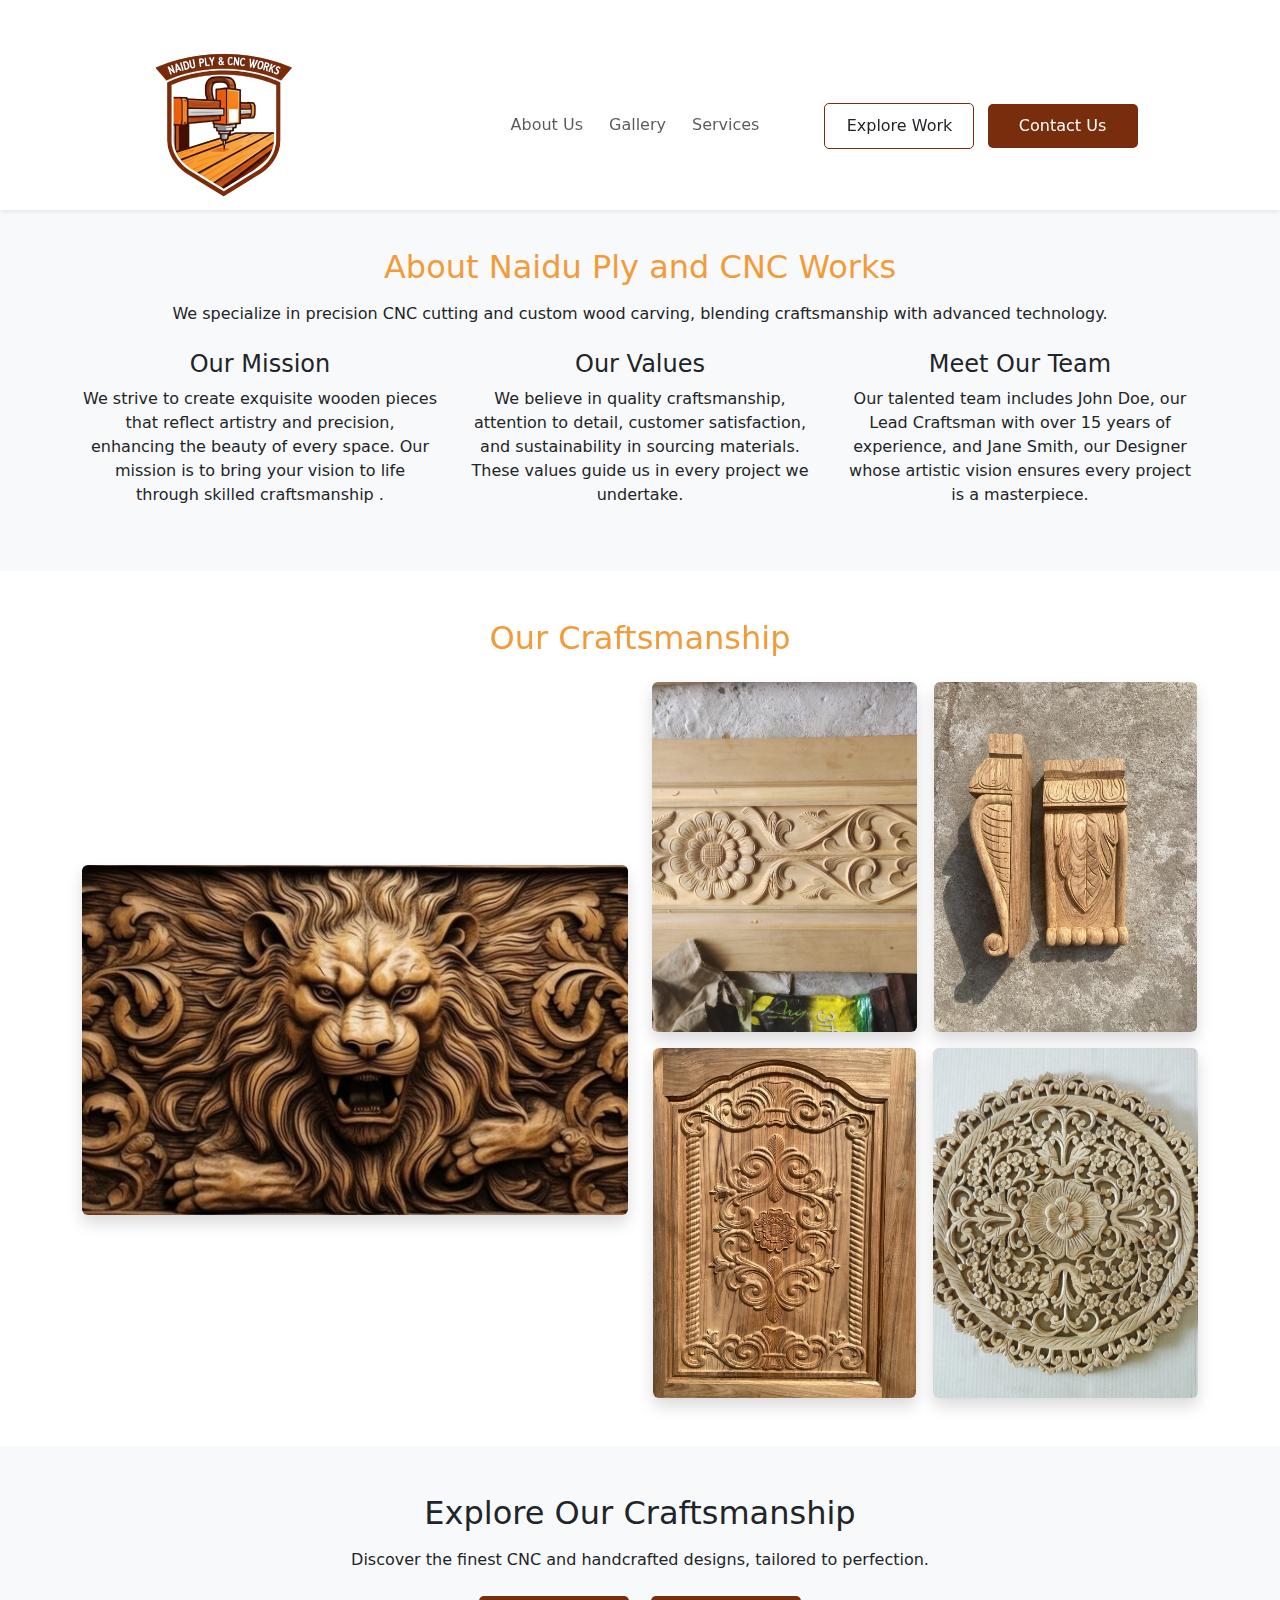
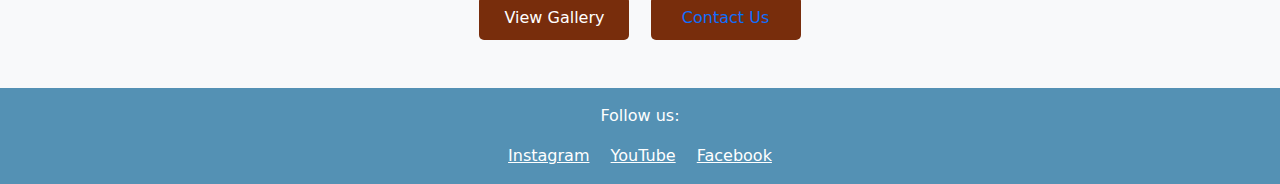
<file: index.html>
<!DOCTYPE html>
<html lang="en">
<head>
  <meta charset="UTF-8">
  <meta name="viewport" content="width=device-width, initial-scale=1.0">
  <title>Naidu's Ply and CNC Works</title>
  <link href="https://cdn.jsdelivr.net/npm/bootstrap@5.3.0-alpha3/dist/css/bootstrap.min.css" rel="stylesheet">
  <link rel="stylesheet" href="./styles.css">
  <!-- AOS Library for Scroll Animation -->
  <link href="https://cdn.jsdelivr.net/npm/aos@2.3.4/dist/aos.css" rel="stylesheet">
</head>
<body>
  <!-- Fixed Header -->
  <header class="header shadow-sm fixed-top">
    <div class="container d-flex justify-content-around align-items-center flex-wrap">
      <!-- Logo Section -->
      <a href="/" class="logo col-md-4">
        <img src="./images/Logo.png" />
      </a>
  
      <!-- Navigation Menu with Toggle -->
      <nav class="navbar navbar-expand-lg navbar-light">
        <!-- Button to Toggle Menu on Mobile -->
        <button class="navbar-toggler" type="button" data-bs-toggle="collapse" data-bs-target="#navbarNav" aria-controls="navbarNav" aria-expanded="false" aria-label="Toggle navigation">
          <span class="navbar-toggler-icon"></span>
        </button>
  
        <!-- Collapsible Menu -->
        <div class="collapse navbar-collapse col-md-4" id="navbarNav">
          <ul class="navbar-nav ms-auto">
            <li class="nav-item"><a href="#about" class="nav-link">About Us</a></li>
            <li class="nav-item"><a href="#gallery" class="nav-link">Gallery</a></li>
            <li class="nav-item"><a href="#services" class="nav-link">Services</a></li>
          </ul>
        </div>
      </nav>
  
      <!-- Action Buttons -->
      <div class="action-btn  col-md-4">
        <a href="#contact" class="btn explore-work me-2">Explore Work</a>
        <a href="#contact" class="btn contact-us">Contact Us</a>
      </div>
    </div>
  </header>

  <!-- Main Content -->
  <main>
    <!-- Section 1: About -->
    <section id="about" class="section-about text-center bg-light p-5">
      <div class="container">
        <h2>About Naidu Ply and CNC Works</h2>
        <p class="mt-3">We specialize in precision CNC cutting and custom wood carving, blending craftsmanship with advanced technology.</p>
        <div class="row mt-4">
          <div class="col-md-4">
            <h4>Our Mission</h4>
            <p>We strive to create exquisite wooden pieces that reflect artistry and precision, enhancing the beauty of every space. Our mission is to bring your vision to life through skilled craftsmanship .</p>
          </div>
          <div class="col-md-4">
            <h4>Our Values</h4>
            <p>We believe in quality craftsmanship, attention to detail, customer satisfaction, and sustainability in sourcing materials. These values guide us in every project we undertake.</p>
          </div>
          <div class="col-md-4">
            <h4>Meet Our Team</h4>
            <p>Our talented team includes John Doe, our Lead Craftsman with over 15 years of experience, and Jane Smith, our Designer whose artistic vision ensures every project is a masterpiece.</p>
          </div>
        </div>
      </div>
    </section>

    <!-- Section 2: Our Craftsmanship -->
    <section id="craftsmanship" class="section-craftsmanship py-5" data-aos="fade-up">
      <div class="container">
        <h2 class="text-center">Our Craftsmanship</h2>
        <div class="row align-items-center mt-4">
          <div class="col-md-6">
            <img src="images/p1.jpg" alt="Craftsmanship" class="img-fluid rounded shadow" style="height: 350px; object-fit: cover;">
          </div>
          <div class="col-md-6">
            <div class="row g-3">
              <div class="col-6">
                <img src="images/p2.jpeg" alt="Craft 1" class="img-fluid rounded shadow" style="height: 350px; object-fit: cover;">
              </div>
              <div class="col-6">
                <img src="images/p3.jpeg" alt="Craft 2" class="img-fluid rounded shadow" style="height: 350px; object-fit: cover;">
              </div>
              <div class="col-6">
                <img src="images/p4.jpeg" alt="Craft 3" class="img-fluid rounded shadow" style="height: 350px; object-fit: cover;">
              </div>
              <div class="col-6">
                <img src="images/p5.jpg" alt="Craft 4" class="img-fluid rounded shadow" style="height: 350px; object-fit: cover;">
              </div>
            </div>
          </div>
        </div>
      </div>
    </section>

    <!-- Section 3: Explore -->
    <section id="explore" class="section-explore py-5 text-center bg-light">
      <div class="container">
        <h2>Explore Our Craftsmanship</h2>
        <p class="mt-3">Discover the finest CNC and handcrafted designs, tailored to perfection.</p>
        <div class="mt-4">
          <a href="#gallery" class="btn btn-primary me-3">View Gallery</a>
          <a href="#contact" class="btn btn-outline-primary">Contact Us</a>
        </div>
      </div>
    </section>
  </main>

  <!-- Footer -->
  <footer class="footer text-white py-3 text-center">
    <div class="container">
      <p>Follow us:</p>
      <a href="https://instagram.com" target="_blank" class="text-white me-3">Instagram</a>
      <a href="https://youtube.com" target="_blank" class="text-white me-3">YouTube</a>
      <a href="https://facebook.com" target="_blank" class="text-white">Facebook</a>
    </div>
  </footer>

  <!-- AOS Script -->
  <script src="https://cdn.jsdelivr.net/npm/aos@2.3.4/dist/aos.js"></script>
  <script>
    AOS.init({
      duration: 1000,
      once: true
    });
  </script>
</body>
</html>
</file>
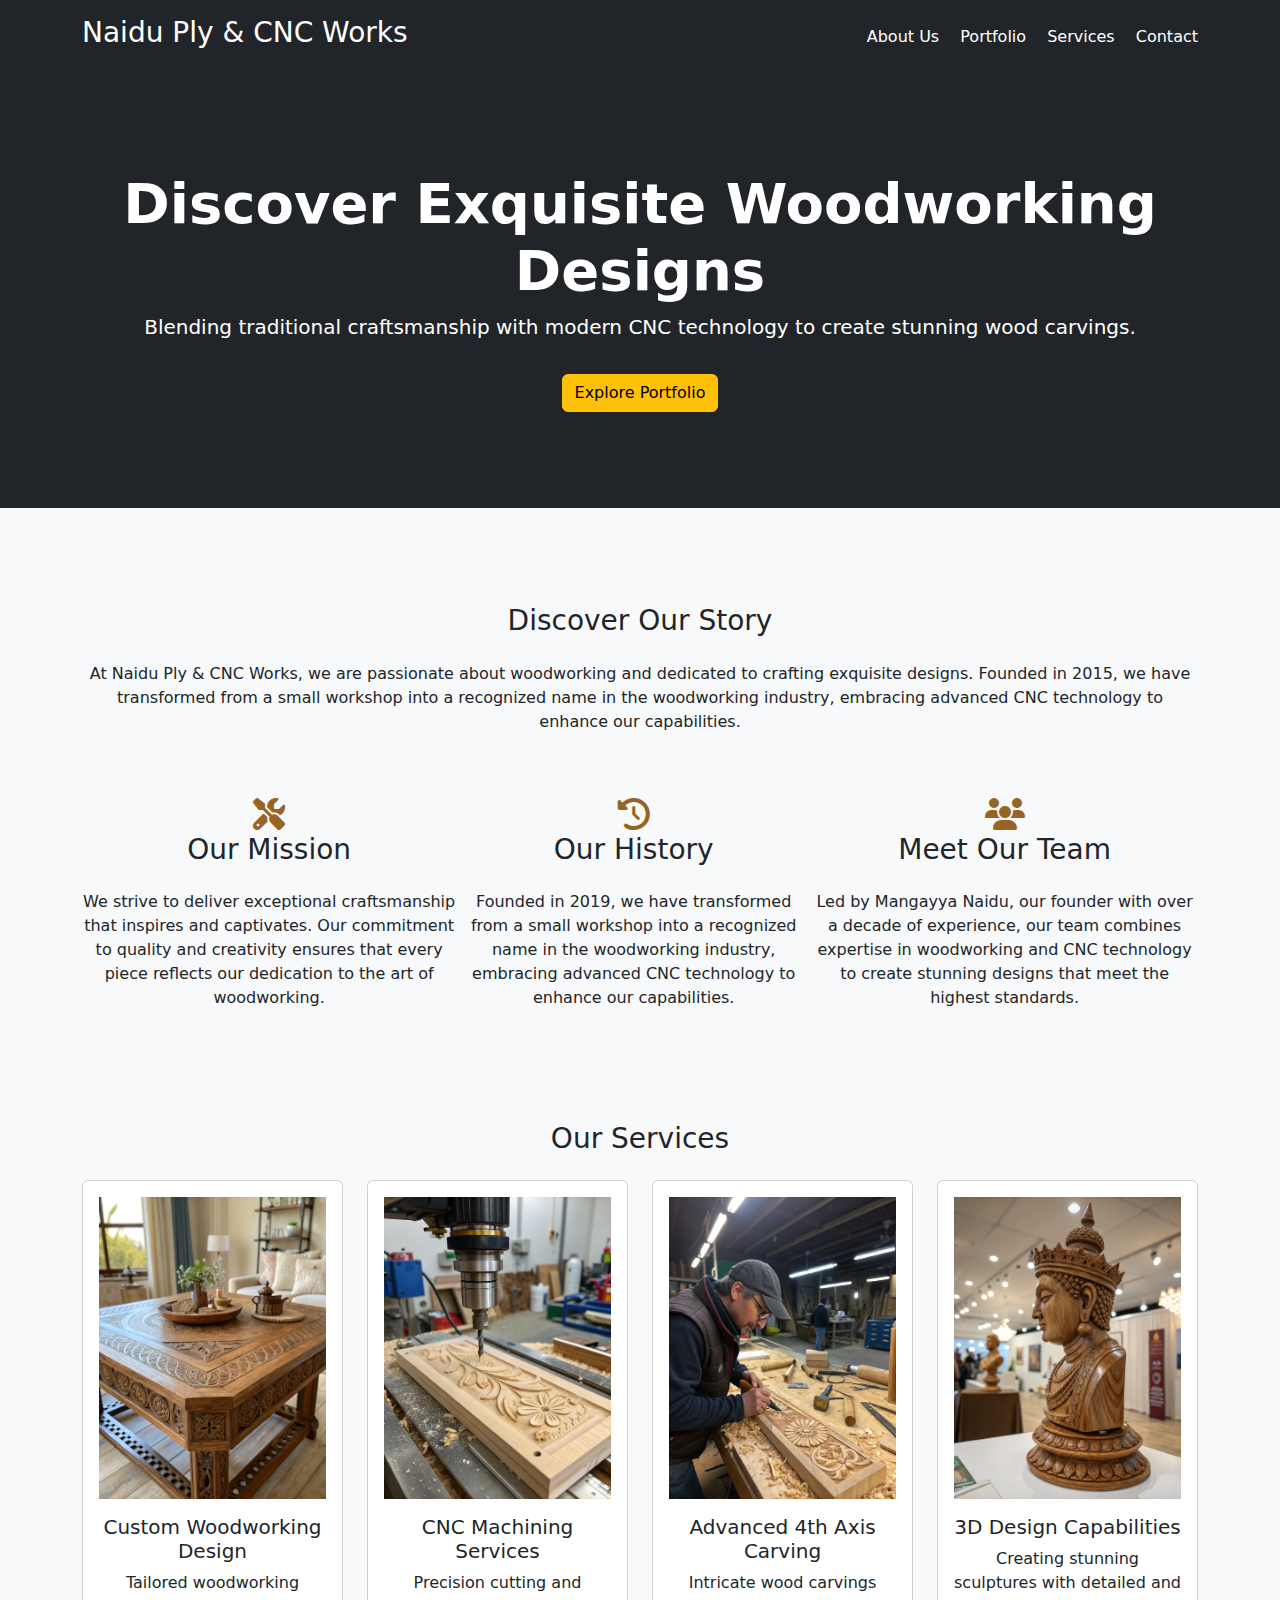
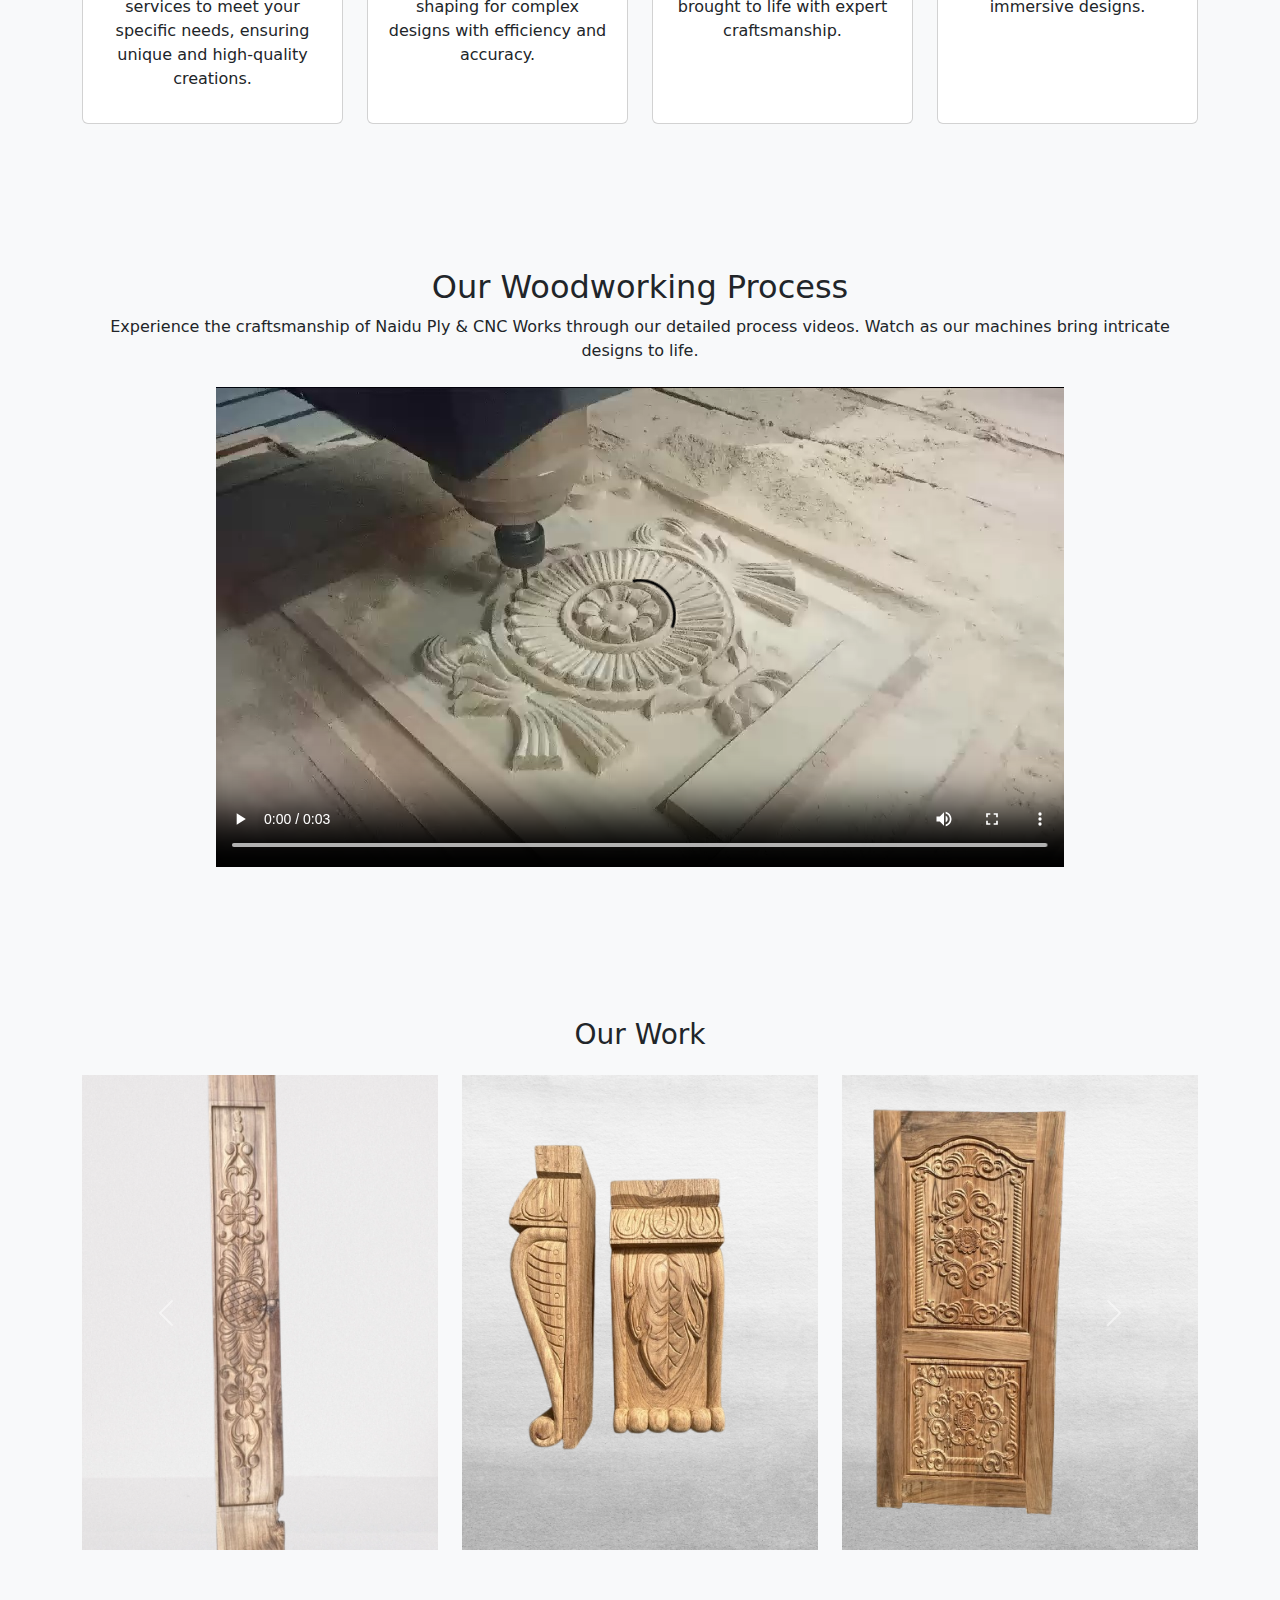
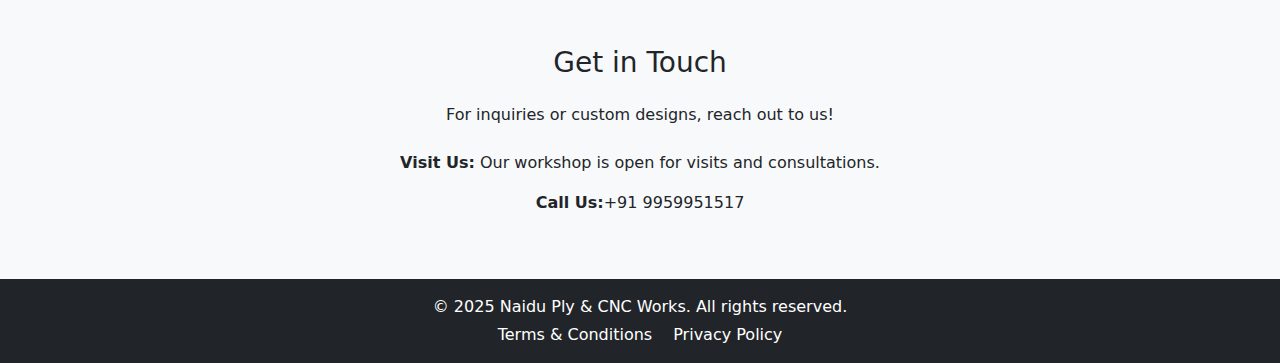
<file: homepage.html>
<!DOCTYPE html>
<html lang="en">
<head>
    <meta charset="UTF-8">
    <meta name="viewport" content="width=device-width, initial-scale=1.0">
    <title>Naidu Ply & CNC Works</title>
    <link href="https://cdn.jsdelivr.net/npm/bootstrap@5.3.0/dist/css/bootstrap.min.css" rel="stylesheet">
    <link rel="stylesheet" href="https://cdnjs.cloudflare.com/ajax/libs/font-awesome/6.4.0/css/all.min.css">
</head>
<body class="bg-light text-dark">
    <!-- Header -->
    <header class="bg-dark text-white py-3">
        <div class="container d-flex justify-content-between align-items-center">
            <h1 class="h3">Naidu Ply & CNC Works</h1>
            <nav>
                <a href="#about" class="text-white text-decoration-none me-3">About Us</a>
                <a href="#portfolio" class="text-white text-decoration-none me-3">Portfolio</a>
                <a href="#services" class="text-white text-decoration-none me-3">Services</a>
                <a href="#contact" class="text-white text-decoration-none">Contact</a>
            </nav>
        </div>
    </header>

    <!-- Hero Section -->
    <section class="bg-dark text-white text-center py-5" style="background-image: url('https://source.unsplash.com/1600x900/?woodworking'); background-size: cover; background-position: center;">
        <div class="container py-5">
            <h2 class="display-4 fw-bold">Discover Exquisite Woodworking Designs</h2>
            <p class="lead">Blending traditional craftsmanship with modern CNC technology to create stunning wood carvings.</p>
            <a href="#portfolio" class="btn btn-warning mt-3">Explore Portfolio</a>
        </div>
    </section>

    <!-- About Section -->
    <section id="about" class="py-5 bg-light">
        <div class="container text-center">
            <div class="discover-our-story py-5">
                <h3 class="mb-4">Discover Our Story</h3>
                <p class="mb-3">At Naidu Ply & CNC Works, we are passionate about woodworking and dedicated to crafting exquisite designs. Founded in 2015, we have transformed from a small workshop into a recognized name in the woodworking industry, embracing advanced CNC technology to enhance our capabilities.</p>
            </div>

            <div class="mission-history-team d-flex g-4">
                <div class="our-mission">
                    <i class="fas fa-tools" style="color: #986424; font-size: 2rem;"></i> 
                    <h3 class="mb-4">Our Mission</h3>
                    <p class="mb-3">We strive to deliver exceptional craftsmanship that inspires and captivates. Our commitment to quality and creativity ensures that every piece reflects our dedication to the art of woodworking.</p>
                </div>
    
                <div class="our-history">
                    <i class="fa fa-history" style="color: #986424; font-size: 2rem;"></i>
                    <h3 class="mb-4">Our History</h3>
                    <p class="mb-3">Founded in 2019, we have transformed from a small workshop into a recognized name in the woodworking industry, embracing advanced CNC technology to enhance our capabilities.</p>
                </div>
    
                <div class="our-team">
                    <i class="fa fa-users" style="color: #986424; font-size: 2rem;"></i>
                    <h3 class="mb-4">Meet Our Team</h3>
                    <p class="mb-3">Led by Mangayya Naidu, our founder with over a decade of experience, our team combines expertise in woodworking and CNC technology to create stunning designs that meet the highest standards.</p>
                </div>
            </div>
        </div>
    </section>

    <!-- Services Section -->
    <section id="services" class="py-5 bg-light">
        <div class="container text-center">
            <h3 class="mb-4">Our Services</h3>
            <div class="row g-4">
                <div class="col-md-3">
                    <div class="card h-100">
                        <div class="card-body">
                            <img src="./images/custom-wooden-design.webp" alt="Custom Woodworking Design" class="img-fluid">
                            <h5 class="service-title mt-3">Custom Woodworking Design</h5>
                            <p class="service-description">Tailored woodworking services to meet your specific needs, ensuring unique and high-quality creations.</p>
                        </div>
                    </div>
                </div>
                <div class="col-md-3">
                    <div class="card h-100">
                        <div class="card-body">
                            <img src="./images/cnc-machine-work.webp" alt="CNC Machining Services" class="img-fluid">
                            <h5 class="service-title mt-3">CNC Machining Services</h5>
                            <p class="service-description">Precision cutting and shaping for complex designs with efficiency and accuracy.</p>
                        </div>
                    </div>
                </div>
                <div class="col-md-3">
                    <div class="card h-100">
                        <div class="card-body">
                            <img src="./images/4th-axis-carving.webp" alt="Advanced 4th Axis Carving" class="img-fluid">
                            <h5 class="service-title mt-3">Advanced 4th Axis Carving</h5>
                            <p class="service-description">Intricate wood carvings brought to life with expert craftsmanship.</p>
                        </div>
                    </div>
                </div>
                <div class="col-md-3">
                    <div class="card h-100">
                        <div class="card-body">
                            <img src="./images/3-d-design.webp" alt="3D Design Capabilities" class="img-fluid">
                            <h5 class="service-title mt-3">3D Design Capabilities</h5>
                            <p class="service-description">Creating stunning sculptures with detailed and immersive designs.</p>
                        </div>
                    </div>
                </div>
            </div>
        </div>
    </section>

    <!-- Wood Working Section -->
     <section id="woodworking" class="py-5">
        <div class="woodworking-process-section container py-5 text-center">
            <h2 class="section-title">Our Woodworking Process</h2>
            <p class="section-description">Experience the craftsmanship of Naidu Ply & CNC Works through our detailed process videos. Watch as our machines bring intricate designs to life.</p>
            <div class="video-wrapper mt-4">
                <video controls class="img-fluid">
                    <source src="./videos/maching-working.mp4" type="video/mp4">
                    Your browser does not support the video tag.
                </video>
            </div>
        </div>
     </section>

    <!-- Portfolio Section -->
    <section id="portfolio" class="py-5">
        <div class="container text-center">
            <h3 class="mb-4">Our Work</h3>
            <div id="portfolioCarousel" class="carousel slide" data-bs-ride="carousel">
                <div class="carousel-inner">
                    <div class="carousel-item active">
                        <div class="row">
                            <div class="col-md-4">
                                <img src="./images/carousel/our-work-1.png" class="d-block w-100" alt="Elegant Dining Table">
                            </div>
                            <div class="col-md-4">
                                <img src="./images/carousel/our-work-2.png" class="d-block w-100" alt="Custom Wall Art">
                            </div>
                            <div class="col-md-4">
                                <img src="./images/carousel/our-work-3.png" class="d-block w-100" alt="Intricate Woodwork">
                            </div>
                        </div>
                    </div>
                    <div class="carousel-item">
                        <div class="row">
                            <div class="col-md-4">
                                <img src="./images/carousel/our-work-4.png" class="d-block w-100" alt="Elegant Dining Table">
                            </div>
                            <div class="col-md-4">
                                <img src="./images/carousel/our-work-5.png" class="d-block w-100" alt="Custom Wall Art">
                            </div>
                            <div class="col-md-4">
                                <img src="./images/carousel/our-work-6.png" class="d-block w-100" alt="Intricate Woodwork">
                            </div>
                        </div>
                    </div>
                    <div class="carousel-item">
                        <div class="row">
                            <div class="col-md-4">
                                <img src="./images/carousel/our-work-7.png" class="d-block w-100" alt="Elegant Dining Table">
                            </div>
                            <div class="col-md-4">
                                <img src="./images/carousel/our-work-8.png" class="d-block w-100" alt="Custom Wall Art">
                            </div>
                        </div>
                    </div>
                </div>
                <button class="carousel-control-prev" type="button" data-bs-target="#portfolioCarousel" data-bs-slide="prev">
                    <span class="carousel-control-prev-icon" aria-hidden="true"></span>
                    <span class="visually-hidden">Previous</span>
                </button>
                <button class="carousel-control-next" type="button" data-bs-target="#portfolioCarousel" data-bs-slide="next">
                    <span class="carousel-control-next-icon" aria-hidden="true"></span>
                    <span class="visually-hidden">Next</span>
                </button>
            </div>
        </div>
    </section>

    <!-- Contact Section -->
    <section id="contact" class="py-5">
        <div class="container text-center">
            <h3 class="mb-4">Get in Touch</h3>
            <p>For inquiries or custom designs, reach out to us!</p>
            <div class="mt-4">
                <p><strong>Visit Us:</strong> Our workshop is open for visits and consultations.</p>
                <p><strong>Call Us:</strong>+91 9959951517</p>
            </div>
        </div>
    </section>

    <!-- Footer -->
    <footer class="bg-dark text-white py-3">
        <div class="container text-center">
            <p class="mb-1">&copy; 2025 Naidu Ply & CNC Works. All rights reserved.</p>
            <div>
                <a href="#" class="text-white text-decoration-none me-3">Terms & Conditions</a>
                <a href="#" class="text-white text-decoration-none">Privacy Policy</a>
            </div>
        </div>
    </footer>

    <script src="https://cdn.jsdelivr.net/npm/bootstrap@5.3.0/dist/js/bootstrap.bundle.min.js"></script>
</body>
</html>
</file>
<file: styles.css>
body {
    padding-top: 200px; /* Adjust this value based on the header's height */
}
  

/* Header Styling */
.header {
    height: 210px; 
    line-height: 80px;
    background-color: #ffffff; 
    color: #7f7474;
}

/* Logo */
.logo img {
    width: 250px;
    height: auto;
}

.nav-link, .action-btn {
    font-weight: 500;
    transition: color 0.3s ease;
    padding: 13px 18px;
    margin: 0 5px;
    
}

.nav-link:hover {
    color: #782d0c !important;
}

.btn{
    background-color: #782d0c;
    border: none;
    width: 150px;
    border-radius: 5px;
    padding: 10px 20px;
    cursor: pointer;
    transition: background-color 0.3s ease;
}
.explore-work {
    border: 1px solid #782d0c;
    background-color: #ffffff;
}

.explore-work:hover {
    background-color: #782d0c;
    border: none;
    width: 150px;
    color: white;
    border-radius: 5px;
    padding: 10px 20px;
    cursor: pointer;
    transition: background-color 0.3s ease;
}

.contact-us{
    color: white;
}

.contact-us:hover{
    background-color: #782d0c;
    color: white;
}

/* General Styles */
.section-about,
.section-craftsmanship {
  text-align: center;
}
.section-about h2,
.section-craftsmanship h2 {
  margin-bottom: 1rem;
  color: #f49b39;
}


  /* Responsive Header */
  .header .container {
    flex-wrap: nowrap;
  }
  @media (max-width: 768px) {
    .header .container {
      flex-wrap: wrap;
    }
    .nav {
      margin-top: 1rem;
    }
    .btn {
      margin-top: 1rem;
    }
  }
  
  
  
  /* Footer */
  .footer {
    background-color: #5491b4;
  }
  .footer a {
    color: white;
    transition: color 0.3s ease;
  }
  .footer a:hover {
    color: #ddd;
  }
</file>
